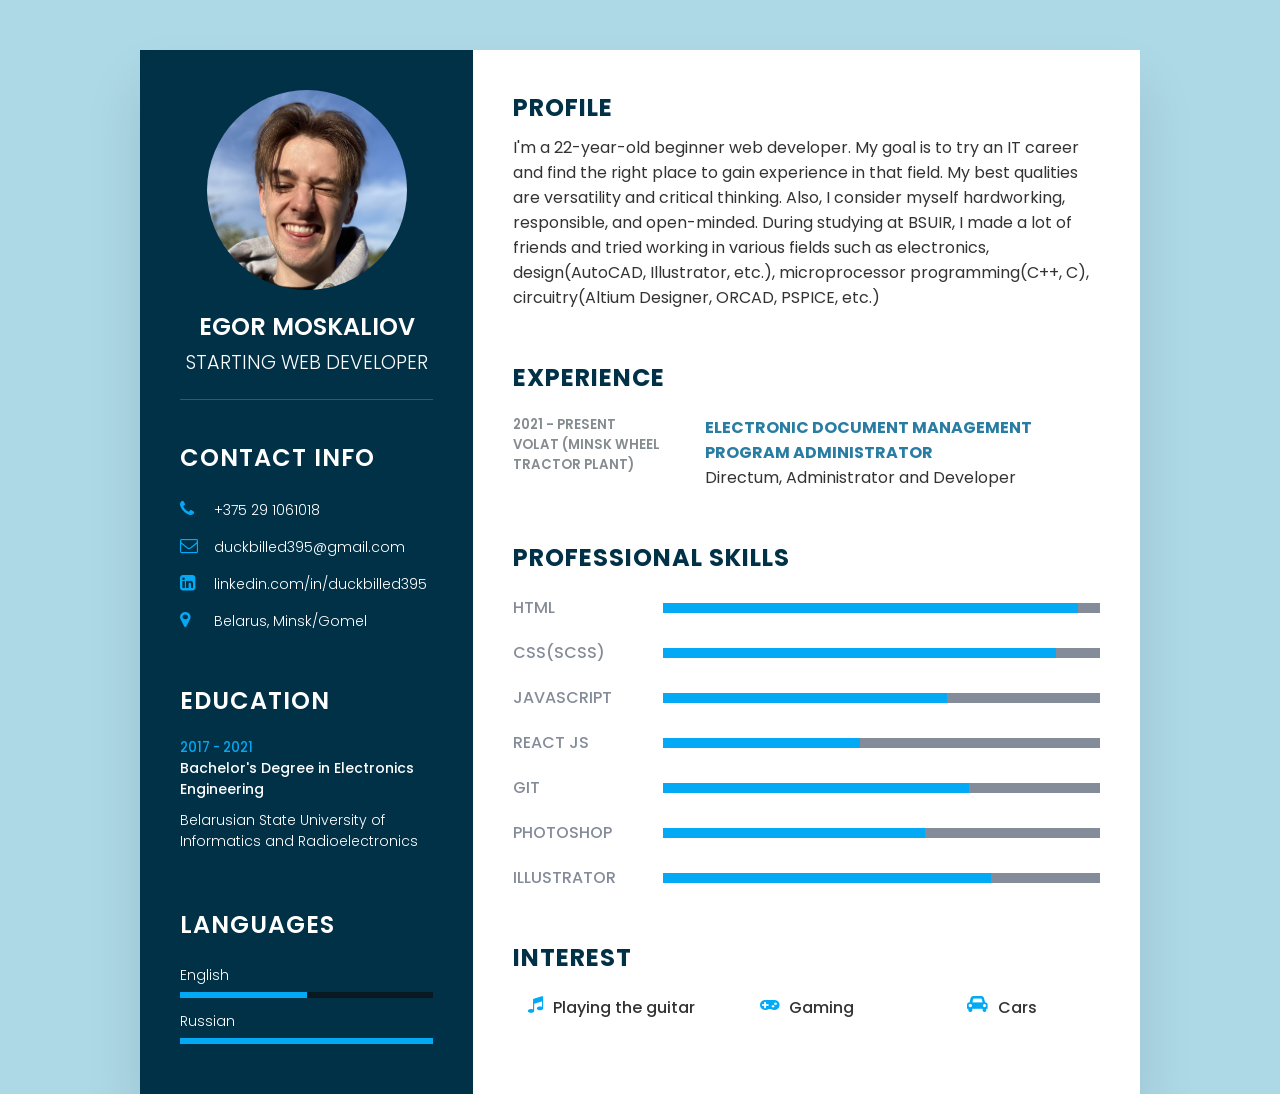
<file: index.html>
<!DOCTYPE html>
<html lang="en">

<head>
    <meta charset="UTF-8">
    <meta http-equiv="X-UA-Compatible" content="IE=edge">
    <meta name="viewport" content="width=device-width, initial-scale=1.0">
    <title>Document</title>
    <link rel="stylesheet" href="https://cdnjs.cloudflare.com/ajax/libs/font-awesome/4.7.0/css/font-awesome.css"
        integrity="sha512-5A8nwdMOWrSz20fDsjczgUidUBR8liPYU+WymTZP1lmY9G6Oc7HlZv156XqnsgNUzTyMefFTcsFH/tnJE/+xBg=="
        crossorigin="anonymous" referrerpolicy="no-referrer" />
    <link rel="stylesheet" href="style.css">
</head>

<body>
    <main class="container">
        <article class="left_Side">
            <div class="profileText">
                <div class="imgBx">
                    <img src="img/me3.jpg" alt="picture">
                </div>
                <h1>Egor Moskaliov<br><span>Starting Web Developer</span></h1>
            </div>
            <div class="contactInfo">
                <h2 class="title">Contact Info</h2>
                <nav>
                    <ul>
                        <li>
                            <span class="icon"><i class="fa fa-phone" aria-hidden="true"></i></span>
                            <span class="text">+375 29 1061018</span>
                        </li>
                        <li>
                            <span class="icon"><i class="fa fa-envelope-o" aria-hidden="true"></i></span>
                            <span class="text">duckbilled395@gmail.com</span>
                        </li>
                        <li>
                            <span class="icon"><i class="fa fa-linkedin-square" aria-hidden="true"></i></span>
                            <span class="text">linkedin.com/in/duckbilled395
                            </span>
                        </li>
                        <li>
                            <span class="icon"><i class="fa fa-map-marker" aria-hidden="true"></i></span>
                            <span class="text">Belarus, Minsk/Gomel
                            </span>
                        </li>
                    </ul>
                </nav>
            </div>
            <div class="contactInfo education">
                <h2 class="title">Education</h2>
                <ul>
                    <li>
                        <h5>2017 - 2021</h5>
                        <h4>Bachelor's Degree in Electronics Engineering</h4>
                        <h4>Belarusian State University of Informatics and Radioelectronics</h4>
                    </li>
                </ul>
            </div>
            <div class="contactInfo languages">
                <h2 class="title">Languages</h2>
                <ul>
                    <li>
                        <span class="text">English</span>
                        <div class="percent">
                            <div style="width: 50%;"></div>
                        </div>
                    </li>
                    <li>
                        <span class="text">Russian</span>
                        <div class="percent">
                            <div style="width: 100%;"></div>
                        </div>
                    </li>
                </ul>
            </div>
        </article>
        <article class="right_Side">
            <div class="about">
                <h2 class="title2">Profile</h2>
                <p>I'm a 22-year-old beginner web developer. My goal is to try an IT career and find the right place
                    to gain experience in that field. My best qualities are versatility and critical thinking. Also,
                    I consider myself hardworking, responsible, and open-minded. During studying at BSUIR, I made a
                    lot of friends and tried working in various fields such as electronics, design(AutoCAD,
                    Illustrator, etc.), microprocessor programming(C++, C), circuitry(Altium Designer, ORCAD,
                    PSPICE, etc.)
                </p>
            </div>
            <div class="about">
                <h2 class="title2">Experience</h2>
                <div class="box">
                    <div class="year_company">
                        <h5>2021 - Present</h5>
                        <h5>Volat (Minsk Wheel Tractor Plant)</h5>
                    </div>
                    <div class="text">
                        <h4>electronic Document Management Program Administrator</h4>
                        <p>Directum, Administrator and Developer</p>
                    </div>
                </div>
            </div>
            <div class="about skills">
                <h2 class="title2">Professional Skills</h2>
                <div class="box">
                    <h4>HTML</h4>
                    <div class="percent">
                        <div style="width: 95%;"></div>
                    </div>
                </div>
                <div class="box">
                    <h4>CSS(SCSS)</h4>
                    <div class="percent">
                        <div style="width: 90%;"></div>
                    </div>
                </div>
                <div class="box">
                    <h4>JavaScript</h4>
                    <div class="percent">
                        <div style="width: 65%;"></div>
                    </div>
                </div>
                <div class="box">
                    <h4>React JS</h4>
                    <div class="percent">
                        <div style="width: 45%;"></div>
                    </div>
                </div>
                <div class="box">
                    <h4>Git</h4>
                    <div class="percent">
                        <div style="width: 70%;"></div>
                    </div>
                </div>
                <div class="box">
                    <h4>Photoshop</h4>
                    <div class="percent">
                        <div style="width: 60%;"></div>
                    </div>
                </div>
                <div class="box">
                    <h4>Illustrator</h4>
                    <div class="percent">
                        <div style="width: 75%;"></div>
                    </div>
                </div>
            </div>
            <div class="about interest">
                <h2 class="title2">Interest</h2>
                <ul>
                    <li><i class="fa fa-music" aria-hidden="true"></i>Playing the guitar</li>
                    <li><i class="fa fa-gamepad" aria-hidden="true"></i>Gaming</li>
                    <li><i class="fa fa-car" aria-hidden="true"></i>Cars</li>
                </ul>
            </div>
        </article>
    </main>
</body>

</html>
</file>
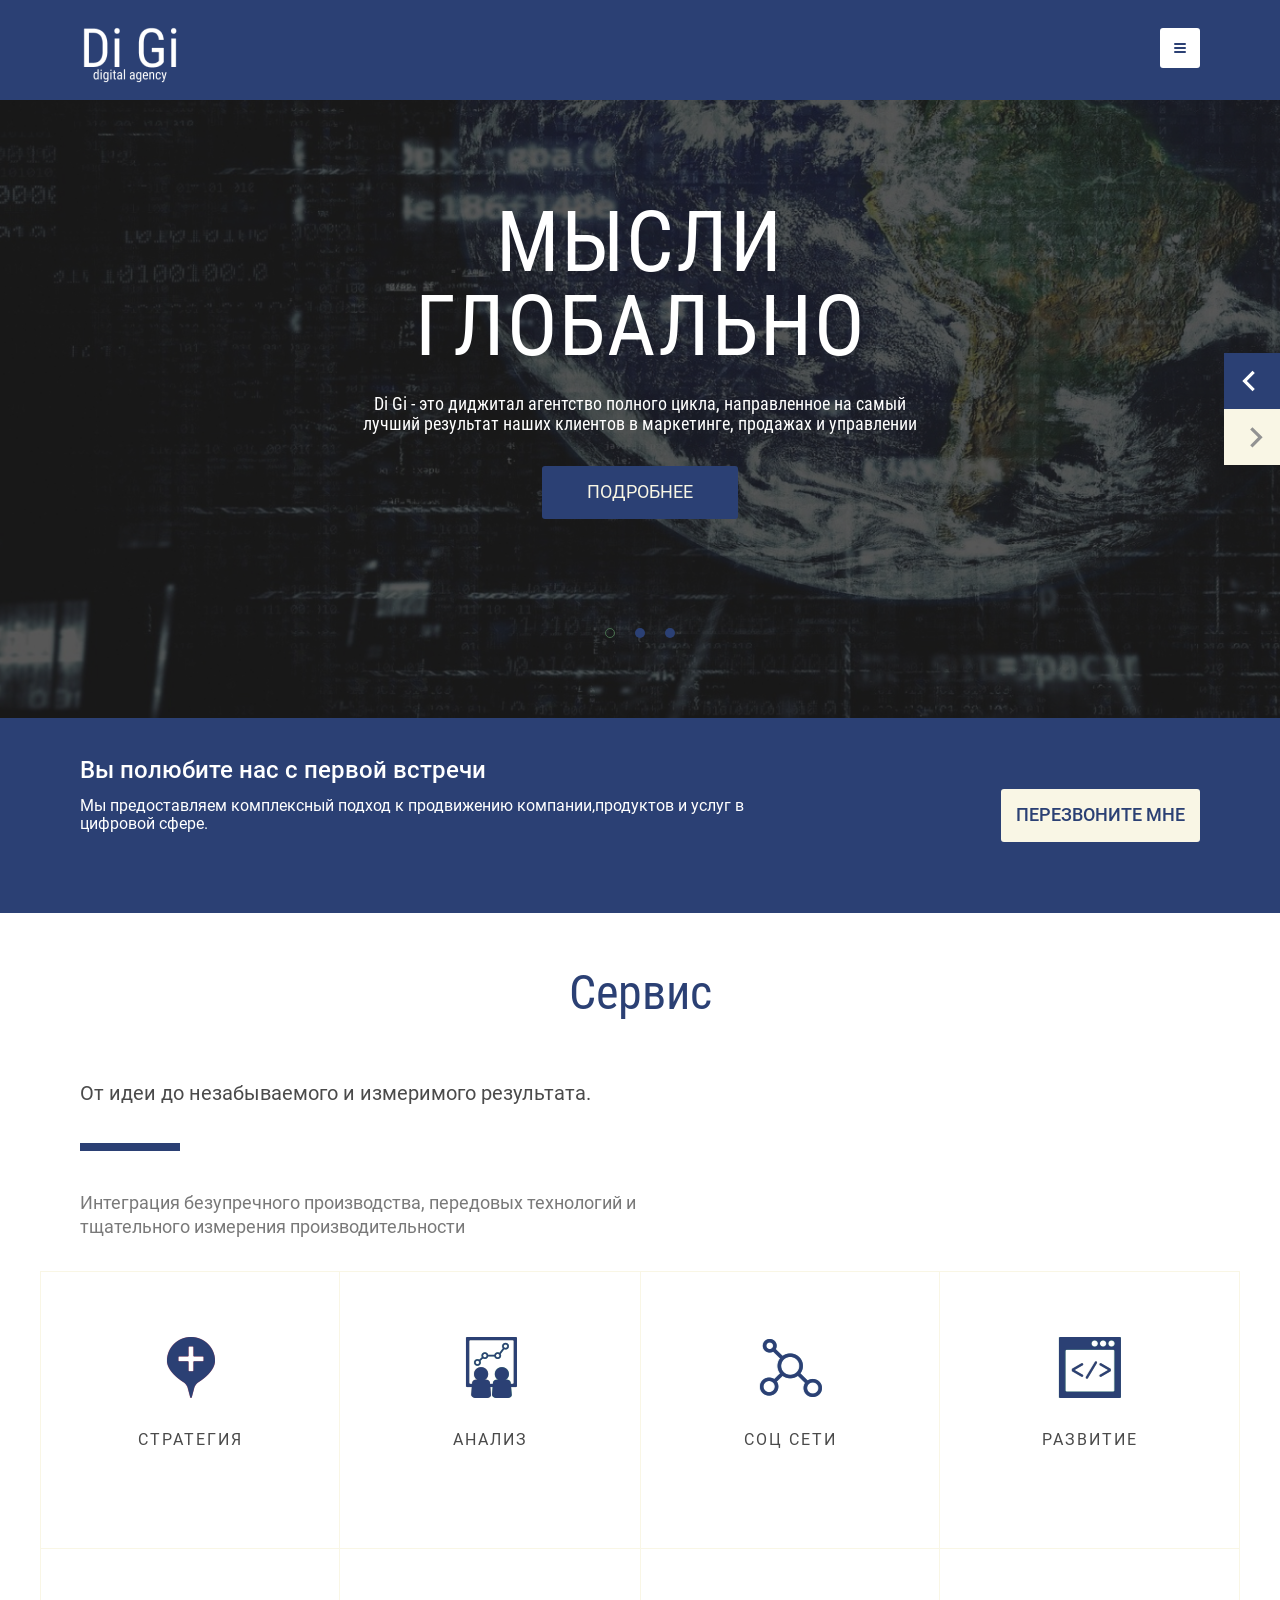
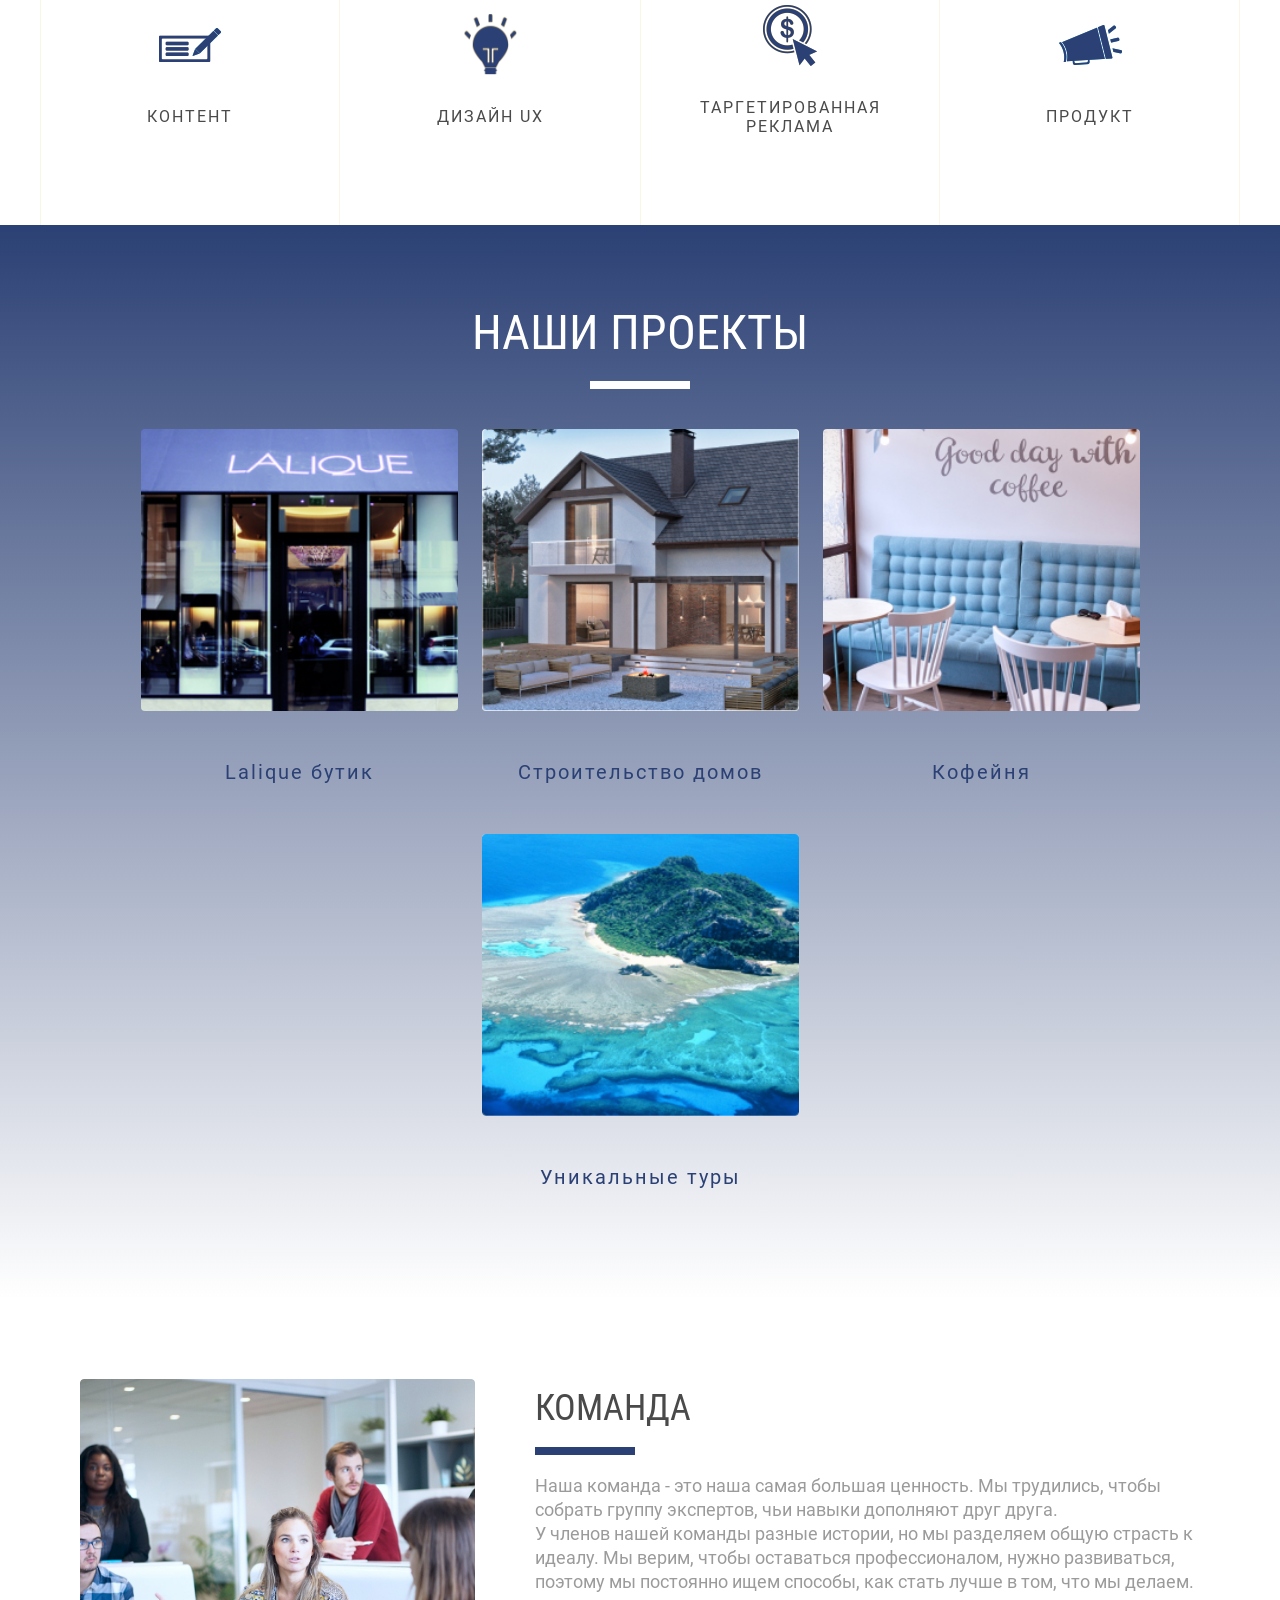
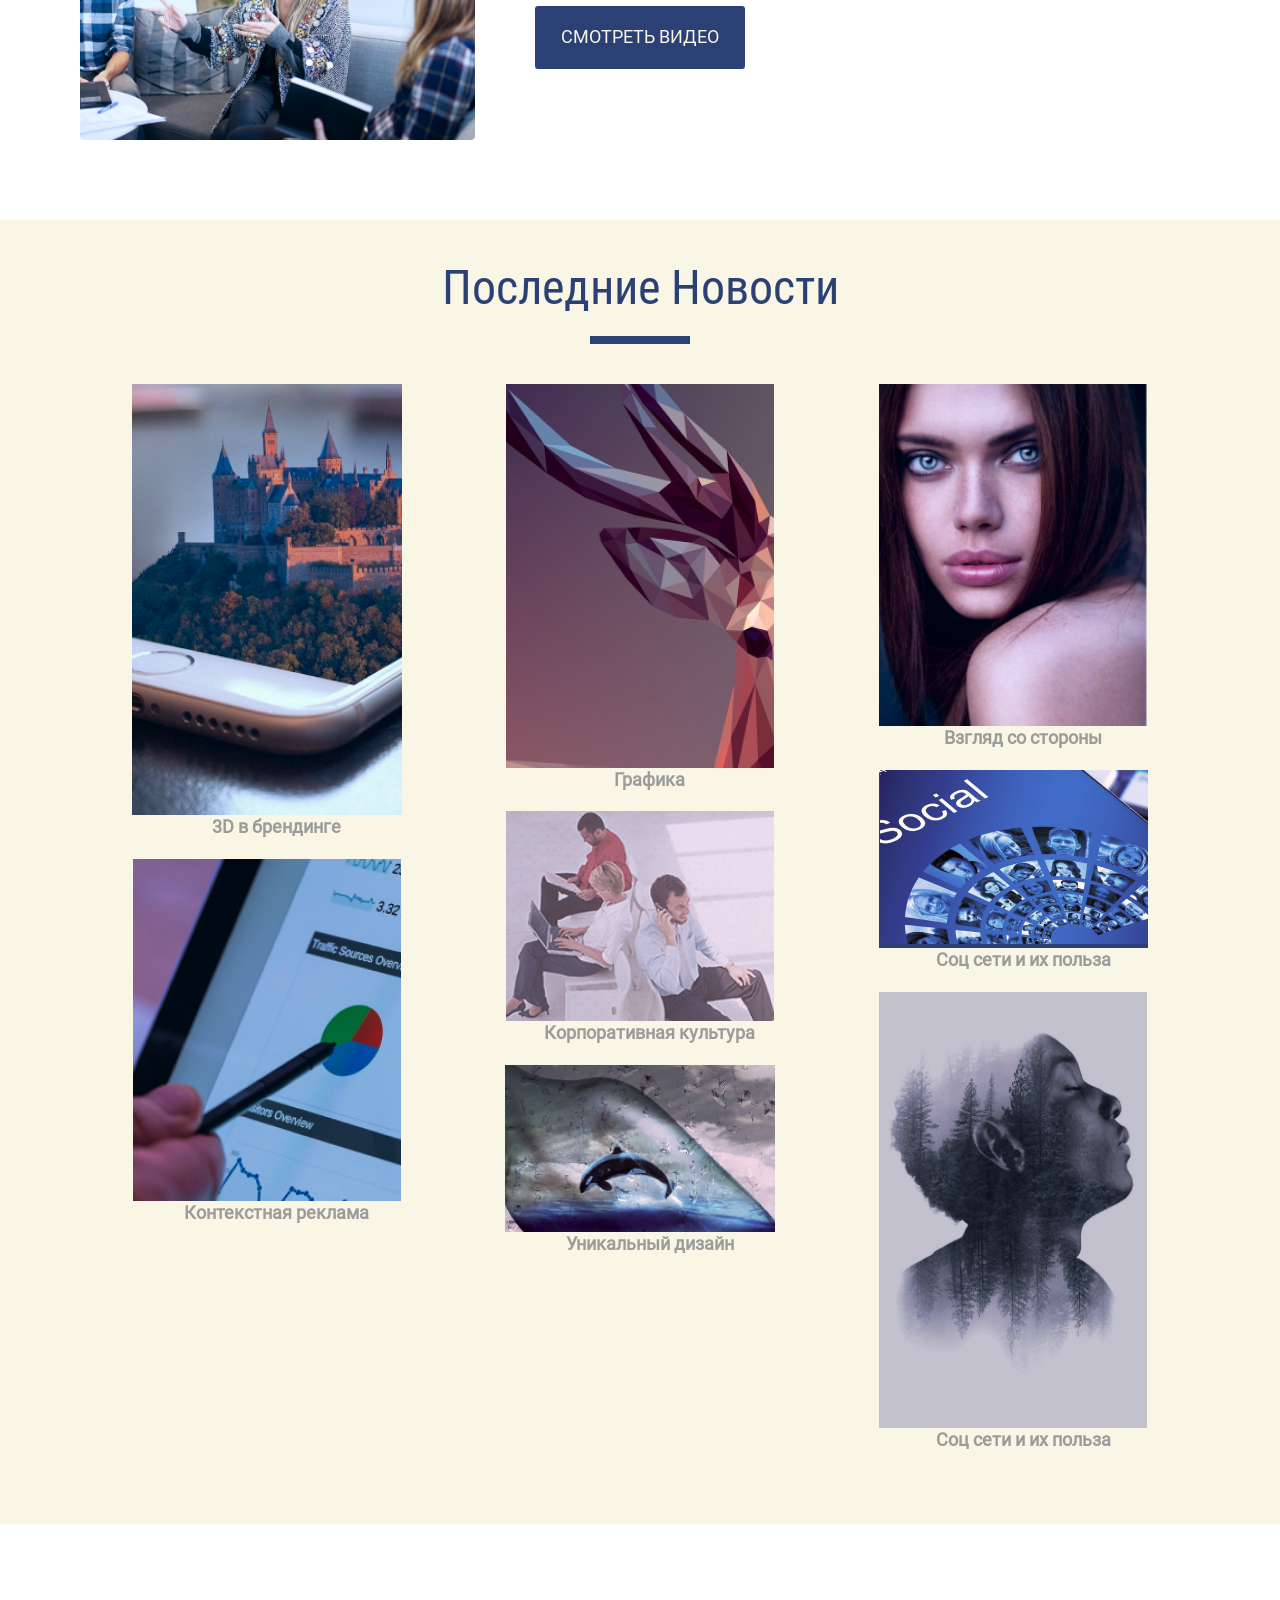
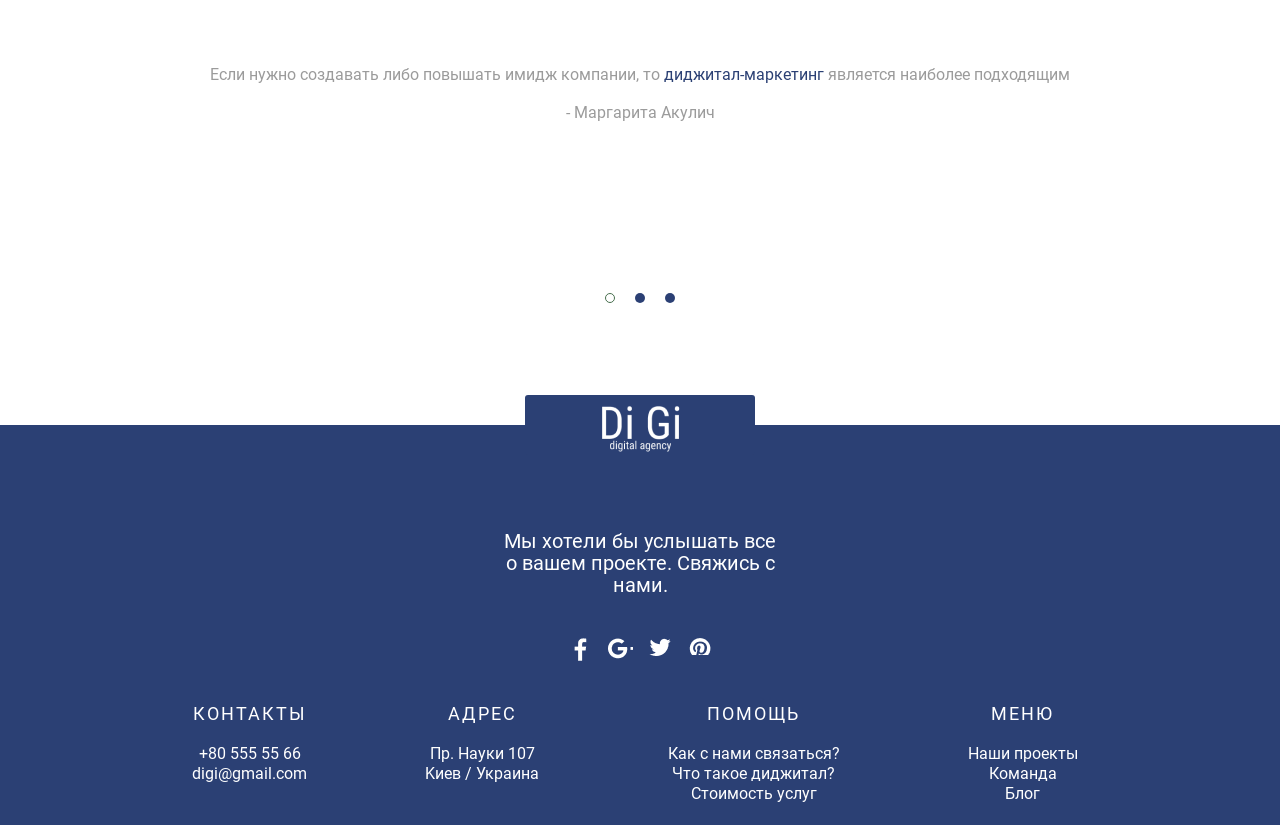
<file: Mobile first/index.html>
<!DOCTYPE html>
<html lang="en">

<head>
    <meta charset="UTF-8">
    <meta http-equiv="X-UA-Compatible" content="IE=edge">
    <meta name="viewport" content="width=device-width, initial-scale=1.0">
    <link rel="stylesheet" href="css/normalize.css">
    <link rel="stylesheet" href="libs/slick/slick.css">
    <link rel="stylesheet" href="css/style.css">
    <title>Document</title>
</head>

<body>



    <header class="header">
        <div class="container">
            <div class="header__inner">
                <div class="logo">
                    <a class="logo__link" href="#">
                        <img class="logo__link-img" src="img/logo.png" alt="logo">
                    </a>
                </div>
                <nav class="menu">
                    <button class="menu__btn">

                    </button>
                </nav>
            </div>
        </div>
    </header>
    <section class="head">
        <div class="top-slider">
            <div class="top-slider__item">
                <h3 class="top-slider__title">
                    МЫСЛИ ГЛОБАЛЬНО
                </h3>
                <p class="top-slider__text">
                    Di Gі - это диджитал агентство полного цикла, направленное на самый лучший результат наших клиентов
                    в маркетинге, продажах и управлении
                </p>
                <button class="top-slider__btn">
                    ПОДРОБНЕЕ
                </button>
            </div>
            <div class="top-slider__item">
                <h3 class="top-slider__title">
                    МЫСЛИ ГЛОБАЛЬНО
                </h3>
                <p class="top-slider__text">
                    Di Gі - это диджитал агентство полного цикла, направленное на самый лучший результат наших клиентов
                    в маркетинге, продажах и управлении
                </p>
                <button class="top-slider__btn">
                    ПОДРОБНЕЕ
                </button>
            </div>
            <div class="top-slider__item">
                <h3 class="top-slider__title">
                    МЫСЛИ ГЛОБАЛЬНО
                </h3>
                <p class="top-slider__text">
                    Di Gі - это диджитал агентство полного цикла, направленное на самый лучший результат наших клиентов
                    в маркетинге, продажах и управлении
                </p>
                <button class="top-slider__btn">
                    ПОДРОБНЕЕ
                </button>
            </div>
        </div>
    </section>
    <section class="call">
        <div class="container">
            <div class="call__inner">
                <div class="call__box">
                    <h5 class="call__title">Вы полюбите нас с первой встречи</h5>
                    <p class="call__text">Мы предоставляем комплексный подход к продвижению компании,продуктов и услуг в
                        цифровой сфере.</p>
                </div>
                <button class="call__btn">ПЕРЕЗВОНИТЕ МНЕ</button>
            </div>
        </div>
    </section>
    <section class="services">
        <div class="container">
            <div class="services__inner">
                <div class="services__head">
                    <h4 class="services__title title">
                        Сервис
                    </h4>
                    <p class="services__descr">
                        От идеи до незабываемого и измеримого результата.
                    </p>
                    <p class="services__text">
                        Интеграция безупречного производства, передовых технологий и тщательного измерения
                        производительности
                    </p>
                </div>
                <div class="services__items">
                    <div class="services__item">
                        <div class="services__item-inner">
                            <img class="services__item-img" src="img/serv-1.svg" alt="">
                            <h6 class="services__item-title">СТРАТЕГИЯ</h6>
                            <p class="services__item-text">
                                Создадим уникальный и удобный дизайн..
                            </p>
                            <a class="services__item-link" href="#">ПОДРОБНЕЕ</a>
                        </div>
                    </div>
                    <div class="services__item">
                        <div class="services__item-inner">
                            <img class="services__item-img" src="img/serv-2.svg" alt="">
                            <h6 class="services__item-title">АНАЛИЗ</h6>
                            <p class="services__item-text">
                                Создадим уникальный и удобный дизайн..
                            </p>
                            <a class="services__item-link" href="#">ПОДРОБНЕЕ</a>
                        </div>
                    </div>
                    <div class="services__item">
                        <div class="services__item-inner">
                            <img class="services__item-img" src="img/serv-3.svg" alt="">
                            <h6 class="services__item-title">СОЦ СЕТИ</h6>
                            <p class="services__item-text">
                                Создадим уникальный и удобный дизайн..
                            </p>
                            <a class="services__item-link" href="#">ПОДРОБНЕЕ</a>
                        </div>
                    </div>
                    <div class="services__item">
                        <div class="services__item-inner">
                            <img class="services__item-img" src="img/serv-4.svg" alt="">
                            <h6 class="services__item-title">РАЗВИТИЕ</h6>
                            <p class="services__item-text">
                                Создадим уникальный и удобный дизайн..
                            </p>
                            <a class="services__item-link" href="#">ПОДРОБНЕЕ</a>
                        </div>
                    </div>
                    <div class="services__item">
                        <div class="services__item-inner">
                            <img class="services__item-img" src="img/serv-5.svg" alt="">
                            <h6 class="services__item-title">КОНТЕНТ</h6>
                            <p class="services__item-text">
                                Создадим уникальный и удобный дизайн..
                            </p>
                            <a class="services__item-link" href="#">ПОДРОБНЕЕ</a>
                        </div>
                    </div>
                    <div class="services__item">
                        <div class="services__item-inner">
                            <img class="services__item-img" src="img/serv-6.svg" alt="">
                            <h6 class="services__item-title">ДИЗАЙН UX</h6>
                            <p class="services__item-text">
                                Создадим уникальный и удобный дизайн..
                            </p>
                            <a class="services__item-link" href="#">ПОДРОБНЕЕ</a>
                        </div>
                    </div>
                    <div class="services__item">
                        <div class="services__item-inner">
                            <img class="services__item-img" src="img/serv-7.svg" alt="">
                            <h6 class="services__item-title">
                                ТАРГЕТИРОВАННАЯ РЕКЛАМА
                            </h6>
                            <p class="services__item-text">
                                Создадим уникальный и удобный дизайн..
                            </p>
                            <a class="services__item-link" href="#">ПОДРОБНЕЕ</a>
                        </div>
                    </div>
                    <div class="services__item">
                        <div class="services__item-inner">
                            <img class="services__item-img" src="img/serv-8.svg" alt="">
                            <h6 class="services__item-title">ПРОДУКТ</h6>
                            <p class="services__item-text">
                                Создадим уникальный и удобный дизайн..
                            </p>
                            <a class="services__item-link" href="#">ПОДРОБНЕЕ</a>
                        </div>
                    </div>
                </div>
            </div>
        </div>
    </section>
    <section class="project">
        <div class="container">
            <h4 class="project__title title">
                НАШИ ПРОЕКТЫ
            </h4>
            <div class="project__items">
                <div class="project__item">
                    <div class="project__item-img" style="background-image: url(img/project-1.jpg);">
                        <div class="project__item-inner">
                            <a class="project__item-info" href="#"><img src="img/info.svg" alt=""></a>
                            <a class="project__item-search" href="#"><img src="img/search.svg" alt=""></a>
                        </div>
                    </div>
                    <a class="project__item-link" href="#">
                        Lalique бутик
                    </a>
                </div>
                <div class="project__item">
                    <div class="project__item-img" style="background-image: url(img/project-2.jpg);">
                        <div class="project__item-inner">
                            <a class="project__item-info" href="#"><img src="img/info.svg" alt=""></a>
                            <a class="project__item-search" href="#"><img src="img/search.svg" alt=""></a>
                        </div>
                    </div>
                    <a class="project__item-link" href="#">
                        Строительство домов
                    </a>
                </div>
                <div class="project__item">
                    <div class="project__item-img" style="background-image: url(img/project-3.jpg);">
                        <div class="project__item-inner">
                            <a class="project__item-info" href="#"><img src="img/info.svg" alt=""></a>
                            <a class="project__item-search" href="#"><img src="img/search.svg" alt=""></a>
                        </div>
                    </div>
                    <a class="project__item-link" href="#">
                        Кофейня
                    </a>
                </div>
                <div class="project__item">
                    <div class="project__item-img" style="background-image: url(img/project-4.jpg);">
                        <div class="project__item-inner">
                            <a class="project__item-info" href="#"><img src="img/info.svg" alt=""></a>
                            <a class="project__item-search" href="#"><img src="img/search.svg" alt=""></a>
                        </div>
                    </div>
                    <a class="project__item-link" href="#">
                        Уникальные туры
                    </a>
                </div>
            </div>
        </div>
    </section>
    <section class="team">
        <div class="container">

            <div class="team__inner">
                <img src="img/team.jpg" alt="" class="team__images">
                <div class="team__content">
                    <h4 class="team__title title">
                        КОМАНДА
                    </h4>
                    <div class="team__text">
                        <p>
                            Наша команда - это наша самая большая ценность.
                            Мы трудились, чтобы собрать группу экспертов,
                            чьи навыки дополняют друг друга.
                        </p>
                        <p>
                            У членов нашей команды разные истории, но мы разделяем общую
                            страсть к идеалу. Мы верим, чтобы оставаться
                            профессионалом, нужно развиваться,
                            поэтому мы постоянно ищем способы, как стать лучше
                            в том, что мы делаем.
                        </p>
                    </div>
                    <button class="team__btn">
                        СМОТРЕТЬ ВИДЕО
                    </button>
                </div>
            </div>
        </div>
    </section>
    <section class="news">
        <div class="container">
            <h4 class="news__title title">Последние Новости</h4>
            <div class="news__items">
                <div class="news__item">
                    <div class="news__item-inner" style="height: calc(24px + 431px);">
                        <img class="news__item-img" src="img/news-1.jpg" alt="">
                        <a href="#"><img class="news__item-info" src="img/info-2.svg" alt=""></a>
                        <a class="news__item-link" href="#">3D в брендинге</a>
                    </div>

                </div>
                <div class="news__item">
                    <div class="news__item-inner" style="height: calc(24px + 342px);">
                        <img class="news__item-img" src="img/news-2.jpg" alt="">
                        <a href="#"><img class="news__item-info" src="img/info-2.svg" alt=""></a>
                        <a class="news__item-link" href="#">Контекстная реклама</a>
                    </div>
                </div>
                <div class="news__item">
                    <div class="news__item-inner" style="height: calc(24px + 383px);">
                        <img class="news__item-img" src="img/news-3.jpg" alt="">
                        <a href="#"><img class="news__item-info" src="img/info-2.svg" alt=""></a>
                        <a class="news__item-link" href="#">Графика</a>
                    </div>
                </div>
                <div class="news__item">
                    <div class="news__item-inner" style="height: calc(24px + 210px);">
                        <img class="news__item-img" src="img/news-4.jpg" alt="">
                        <a href="#"><img class="news__item-info" src="img/info-2.svg" alt=""></a>
                        <a class="news__item-link" href="#">Корпоративная культура</a>
                    </div>
                </div>
                <div class="news__item">
                    <div class="news__item-inner" style="height: calc(24px + 167px);">
                        <img class="news__item-img" src="img/news-5.jpg" alt="">
                        <a href="#"><img class="news__item-info" src="img/info-2.svg" alt=""></a>
                        <a class="news__item-link" href="#">Уникальный дизайн</a>
                    </div>
                </div>
                <div class="news__item">
                    <div class="news__item-inner" style="height: calc(24px + 342px);">
                        <img class="news__item-img" src="img/news-6.jpg" alt="">
                        <a href="#"><img class="news__item-info" src="img/info-2.svg" alt=""></a>
                        <a class="news__item-link" href="#">Взгляд со стороны</a>
                    </div>
                </div>
                <div class="news__item">
                    <div class="news__item-inner" style="height: calc(24px + 178px);">
                        <img class="news__item-img" src="img/news-7.jpg" alt="">
                        <a href="#"><img class="news__item-info" src="img/info-2.svg" alt=""></a>
                        <a class="news__item-link" href="#">Соц сети и их польза</a>
                    </div>
                </div>
                <div class="news__item">
                    <div class="news__item-inner" style="height: calc(24px + 436px);">
                        <img class="news__item-img" src="img/news-8.jpg" alt="">
                        <a href="#"><img class="news__item-info" src="img/info-2.svg" alt=""></a>
                        <a class="news__item-link" href="#">Соц сети и их польза</a>
                    </div>
                </div>
            </div>
        </div>
    </section>

    <section class="advise">
        <div class="advise__slider">
            <div class="advise__slider-item">
                <div class="container advise__container">

                    <p>
                        Если нужно создавать либо повышать имидж компании,
                        то <a href="#"> диджитал-маркетинг</a> является наиболее подходящим
                    </p>
                    <p>- Маргарита Акулич</p>

                </div>
            </div>
            <div class="advise__slider-item">
                <div class="container advise__container">
                    <p>
                        Если нужно создавать либо повышать имидж компании,
                        то <a href="#"> диджитал-маркетинг</a> является наиболее подходящим
                    </p>
                    <p>
                        - Маргарита Акулич
                    </p>

                </div>
            </div>
            <div class="advise__slider-item">
                <div class="container advise__container">
                    <p>
                        Если нужно создавать либо повышать имидж компании,
                        то <a href="#"> диджитал-маркетинг</a> является наиболее подходящим
                    </p>
                    <p>
                        - Маргарита Акулич
                    </p>

                </div>
            </div>
        </div>
    </section>

    <div class="fl">
        <a class="footer__logo" href="#">
            <img src="./img/footer-logo.png" alt="">
        </a>
    </div>
    <footer class="footer">
        <div class="container">
            <div class="footer__inner">
                <div class="footer__content">
                    <div class="footer__text">
                        Мы хотели бы услышать все о вашем проекте. Свяжись с нами.
                    </div>
                    <div class="footer__social">
                        <a class="footer__social-item" href="#"><img src="./img/facebook.png" alt=""></a>
                        <a class="footer__social-item" href="#"><img src="./img/google.png" alt=""></a>
                        <a class="footer__social-item" href="#"><img src="./img/twitter.png" alt=""></a>
                        <a class="footer__social-item" href="#"><img src="./img/pinterest.png" alt=""></a>
                    </div>
                    <div class="footer__help">
                        <div class="footer__contacts">
                            <div class="footer__title">
                                КОНТАКТЫ
                            </div>
                            <p>+80 555 55 66</p>
                            <p>digi@gmail.com</p>
                        </div>
                        <div class="footer__adress">
                            <div class="footer__title">
                                АДРЕС
                            </div>
                            <p>Пр. Науки 107</p>
                            <p>Kиев / Украина</p>
                        </div>
                        <div class="footer__adress">
                            <div class="footer__title">
                                ПОМОЩЬ
                            </div>
                            <a href="#">Как с нами связаться?</a>
                            <a href="#">Что такое диджитал?</a>
                            <a href="#">Стоимость услуг</a>
                        </div>
                        <div class="footer__adress">
                            <div class="footer__title">
                                МЕНЮ
                            </div>
                            <a href="#">Наши проекты</a>
                            <a href="#">Команда</a>
                            <a href="#">Блог</a>
                        </div>
                    </div>
                </div>
            </div>
        </div>
    </footer>

    <script src="js/jquery.js"></script>
    <script src="js/main.js"></script>
    <script src="libs/slick/slick.min.js"></script>
</body>

</html>
</file>
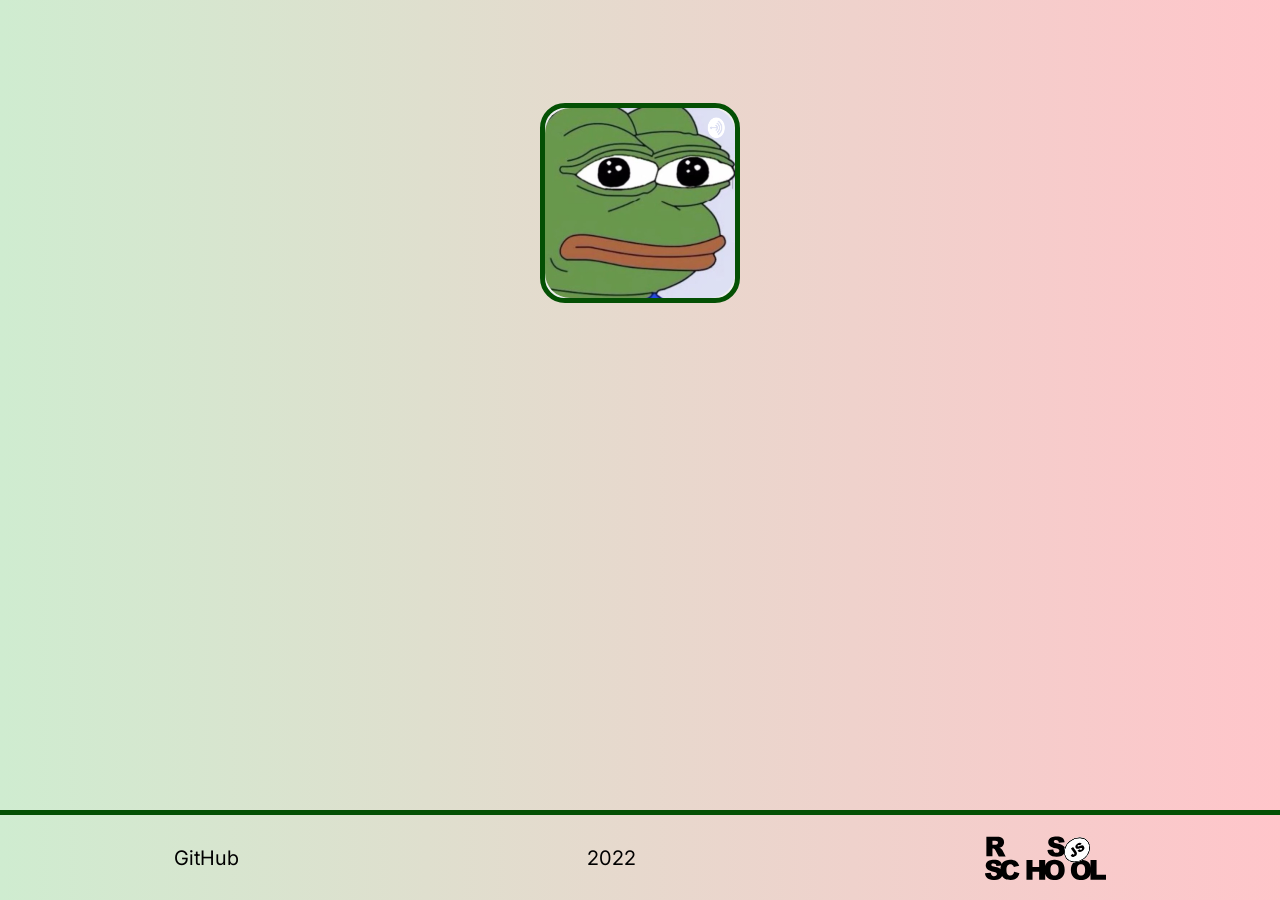
<file: RandomJoke/index.html>
<!DOCTYPE html>
<html lang="en">

<head>
    <meta charset="UTF-8">
    <meta http-equiv="X-UA-Compatible" content="IE=edge">
    <meta name="viewport" content="width=device-width, initial-scale=1.0">
    <link rel="stylesheet" href="style/style.css">
    <link
        href="https://fonts.googleapis.com/css2?family=Inter:wght@300;400;700&family=Merriweather:wght@700&display=swap"
        rel="stylesheet">
    <title>RandomJoke</title>
</head>

<body>
    <audio id="laugh" src="https://zvukipro.com/uploads/files/2021-01/1611461637_115-sitcom-laugh.mp3"></audio>
    <main class="main">
        <div class="main__container">
            <div class="button__container">
                <button class="button"><img class="button__img" src="img/pepe.jpg" alt=""></button>
            </div>
            <div class="joke__container">
                <div class="joke"></div>
            </div>
        </div>
    </main>
    <footer class="footer">
        <a class="git" href="https://github.com/duckbilled395">GitHub</a>
        <div class="year">2022</div>
        <a href="https://rs.school/js-stage0/" class="logo"><img class="logo__img" src="img/logo.svg" alt=""></a>
    </footer>

    <script src="js/app.js"></script>
</body>

</html>
</file>
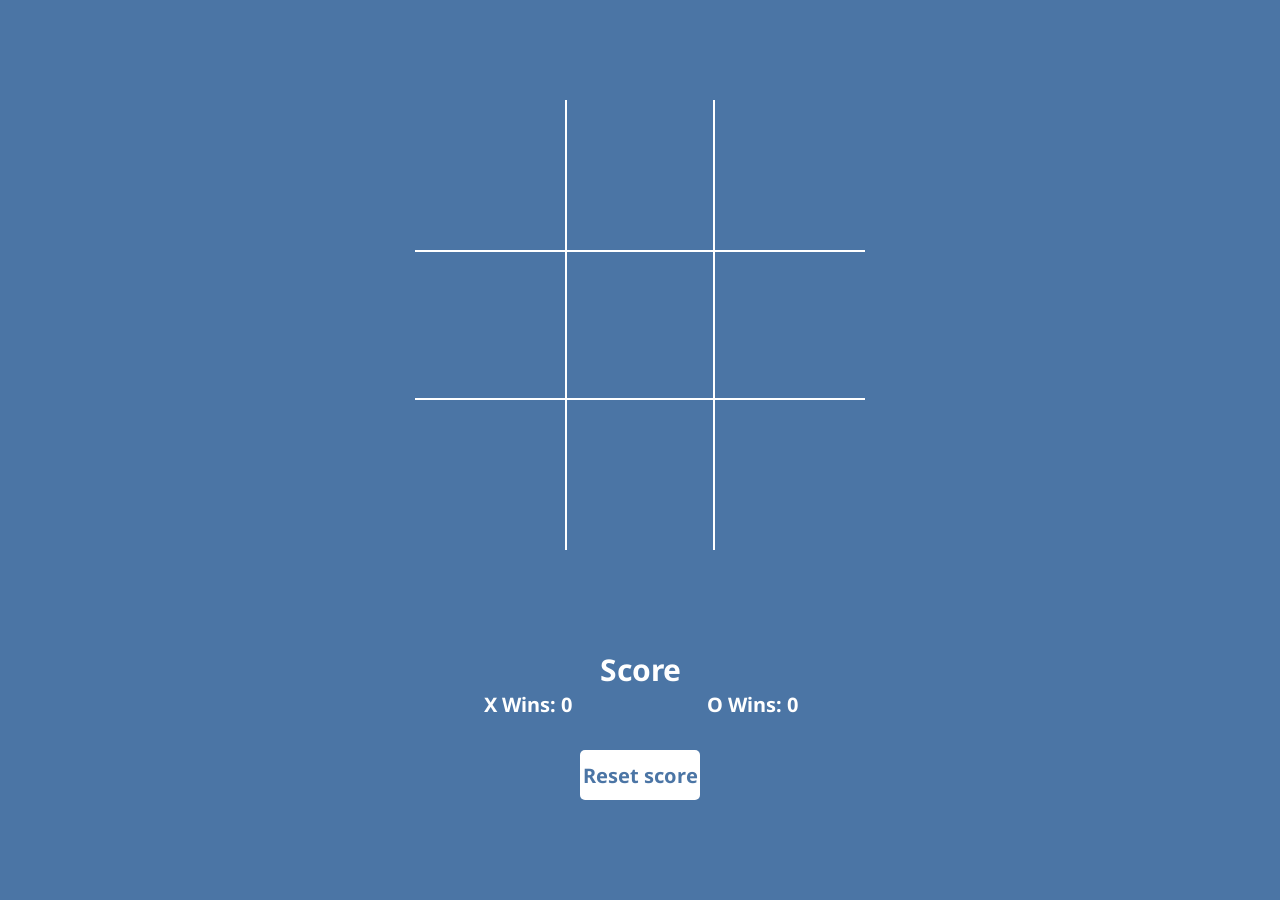
<file: TicTacToe/index.html>
<!DOCTYPE html>
<html lang="en">

<head>
    <meta charset="UTF-8">
    <meta http-equiv="X-UA-Compatible" content="IE=edge">
    <meta name="viewport" content="width=device-width, initial-scale=1.0">
    <link rel="stylesheet" href="style/style.css">
    <link href="https://fonts.googleapis.com/css2?family=Noto+Sans:wght@400;700&display=swap" rel="stylesheet">
    <title>Document</title>
</head>

<body>
    <main class="main">
        <div class="field">
            <div id="0" class="cell" data-value="" data-position="0"></div>
            <div id="1" class="cell" data-value="" data-position="1"></div>
            <div id="2" class="cell" data-value="" data-position="2"></div>
            <div id="3" class="cell" data-value="" data-position="3"></div>
            <div id="4" class="cell" data-value="" data-position="4"></div>
            <div id="5" class="cell" data-value="" data-position="5"></div>
            <div id="6" class="cell" data-value="" data-position="6"></div>
            <div id="7" class="cell" data-value="" data-position="7"></div>
            <div id="8" class="cell" data-value="" data-position="8"></div>
        </div>
        <div class="modal">
            <div class="modal__content">
                <p class="modal__text"></p>
                <button class="modal__btn">Play once more</button>
            </div>
        </div>
        <div class="score">
            <div class="score__title">Score</div>
            <div class="score__wins">
                <div class="wins winsX">X Wins: 0</div>
                <div class="wins winsO">O Wins: 0</div>
            </div>
        </div>
        <button class="reset">Reset score</button>
    </main>
    <script src="js/app.js"></script>
</body>

</html>
</file>
<file: style.css>
@import url('https://fonts.googleapis.com/css2?family=Poppins:ital,wght@0,200;0,300;0,400;0,500;0,600;0,700;0,800;0,900;1,200;1,300;1,400;1,500;1,600;1,700;1,800;1,900&display=swap');

* {
    margin: 0;
    padding: 0;
    box-sizing: border-box;
    font-family: 'Poppins', sans-serif;
}

body {
    background-color: lightblue;
    display: flex;
    justify-content: center;
    align-items: center;
    min-height: 100vh;
    flex-direction: column;
}

.container {
    position: relative;
    width: 100%;
    max-width: 1000px;
    min-height: 1000px;
    background: #fff;
    margin: 50px 0px 0px 0px;
    display: grid;
    grid-template-columns: 1fr 2fr;
    box-shadow: 0 35px 55px rgba(0, 0, 0, 0.1);
}

.container .left_Side {
    position: relative;
    background: #003147;
    padding: 40px;
}

.profileText {
    position: relative;
    display: flex;
    flex-direction: column;
    align-items: center;
    padding-bottom: 20px;
    border-bottom: 1px solid rgba(255, 255, 255, 0.2);
}

.profileText .imgBx {
    position: relative;
    width: 200px;
    height: 200px;
    border-radius: 50%;
    overflow: hidden;
}

.profileText .imgBx img {
    position: absolute;
    top: 0;
    left: 0;
    width: 100%;
    height: 100%;
    object-fit: cover;
}

.profileText h1 {
    color: #fff;
    font-size: 1.5em;
    margin-top: 20px;
    text-transform: uppercase;
    text-align: center;
    font-weight: 600;
    line-height: 1.4em;
}

.profileText h1 span {
    font-size: 0.8em;
    font-weight: 300;
}

.contactInfo {
    padding-top: 40px;
}

.title {
    color: #fff;
    font-weight: 600;
    letter-spacing: 1px;
    margin-bottom: 20px;
    text-transform: uppercase;
}

.contactInfo ul {
    position: relative;
}

.contactInfo ul li {
    list-style: none;
    position: relative;
    margin: 10px 0;
    cursor: pointer;
}

.contactInfo ul li .icon {
    display: inline-block;
    width: 30px;
    font-size: 18px;
    color: #03a9f4;
}

.contactInfo ul li span {
    color: #fff;
    font-size: 14px;
    font-weight: 300;
}

.contactInfo.education li {
    margin-bottom: 15px;
}

.contactInfo.education h5 {
    color: #03a9f4;
    font-weight: 500;
}

.contactInfo.education h4:nth-child(2) {
    color: #fff;
    font-weight: 500;
    margin-bottom: 10px;
}

.contactInfo.education h4 {
    color: #fff;
    font-weight: 300;
    font-size: 14px;
}

.contactInfo.languages .percent {
    position: relative;
    width: 100%;
    height: 6px;
    background: #081921;
    display: block;
    margin-top: 5px;
}

.contactInfo.languages .percent div {
    position: absolute;
    top: 0;
    left: 0;
    height: 100%;
    background: #03a9f4;
}

.container .right_Side {
    position: relative;
    background: #fff;
    padding: 40px;
}

.about {
    margin-bottom: 50px;
}

.about:last-child {
    margin-bottom: 0;
}

.title2 {
    color: #003147;
    text-transform: uppercase;
    letter-spacing: 1px;
    margin-bottom: 10px;
}

p {
    color: #333;
}

.about .box {
    display: flex;
    flex-direction: row;
    margin: 20px 0;
}

.about .box .year_company {
    min-width: 150px;
}

.about .box .year_company h5 {
    text-transform: uppercase;
    color: #848c90;
    font-weight: 600;
}

.about .box .text h4 {
    text-transform: uppercase;
    color: #2a7da2;
    font-size: 16px;
}

.skills .box {
    position: relative;
    width: 100%;
    display: grid;
    grid-template-columns: 150px 1fr;
    justify-content: center;
    align-items: center;
}

.skills .box h4 {
    text-transform: uppercase;
    font-weight: 500;
    color: #848c99;
}

.skills .box .percent {
    position: relative;
    width: 100%;
    height: 10px;
    background: #848c99;
}

.skills .box .percent div {
    position: absolute;
    top: 0;
    left: 0;
    height: 100%;
    background: #03a9f4;
}

.interest ul {
    display: grid;
    grid-template-columns: repeat(3, 1fr);
}

.interest ul li {
    list-style: none;
    color: #333;
    font-weight: 500;
    margin: 10px 0;
    display: flex;
    justify-content: center;
}

.interest ul li .fa {
    color: #03a9f4;
    font-size: 18px;
    margin-right: 10px;
}

.code {
    max-width: 1000px;
    margin: 0 25px 25px 0;
}

.code .title2 {
    padding: 25px;
    margin-bottom: 0;
    text-align: center;
}

.footer {
    max-width: 1000px;
    width: 100%;
    height: 100px;
    background: #003147;
    display: flex;
    justify-content: space-around;
    align-items: center;
    flex-wrap: wrap;
}

.url {
    text-decoration: none;
    color: #fff;
    display: block;
}

.logo {
    width: 100px;
    height: 100px;
    margin-right: 60px;
}

@media (max-width: 1000px) {
    .container {
        margin: 10px;
        grid-template-columns: repeat(1, 1fr);
    }

    .intrest ul {
        grid-template-columns: repeat(2, 1fr);
    }

    .footer {
        height: 200px;
        flex-direction: column;
        align-items: center;
        justify-content: center;
    }

    .logo {
        margin: 0;
    }
}

@media (max-width: 600px) {
    .about .box {
        flex-direction: column;
    }

    .about .box .yaer_company {
        margin-bottom: 5px;
    }

    .interest ul {
        grid-template-columns: repeat(1, 1fr);
    }

    .skills .box {
        grid-template-columns: repeat(1, 1fr);
    }
}
</file>
<file: Mobile first/css/style.css>
.title {
  font-family: 'RobotoCondensed-Regular';
  font-weight: 400;
}

.call__title, .call__btn {
  font-family: 'Roboto-Medium';
  font-weight: 500;
}

@font-face {
  font-family: 'Roboto-Regular';
  font-weight: 400;
  font-style: normal;
  src: url("../fonts/Roboto-Regular.woff2") format("woff2"), url("../fonts/Roboto-Regular.woff") format("woff");
}

@font-face {
  font-family: 'Roboto-Medium';
  font-weight: 500;
  font-style: normal;
  src: url("../fonts/Roboto-Medium.woff2") format("woff2"), url("../fonts/Roboto-Medium.woff") format("woff");
}

@font-face {
  font-family: 'RobotoCondensed-Bold';
  font-weight: 700;
  font-style: normal;
  src: url("../fonts/RobotoCondensed-Bold.woff2") format("woff2"), url("../fonts/RobotoCondensed-Bold.woff") format("woff");
}

@font-face {
  font-family: 'RobotoCondensed-Regular';
  font-weight: 400;
  font-style: normal;
  src: url("../fonts/RobotoCondensed-Regular.woff2") format("woff2"), url("../fonts/RobotoCondensed-Regular.woff") format("woff");
}

@font-face {
  font-family: 'Dosis-Medium';
  font-weight: 500;
  font-style: normal;
  src: url("../fonts/Dosis-Medium.woff2") format("woff2"), url("../fonts/Dosis-Medium.woff") format("woff");
}

@font-face {
  font-family: 'Dosis-Light';
  font-weight: 300;
  font-style: normal;
  src: url("../fonts/Dosis-Light.woff2") format("woff2"), url("../fonts/Dosis-Light.woff") format("woff");
}

.title {
  font-family: 'RobotoCondensed-Regular';
  font-weight: 400;
}

.call__title, .call__btn {
  font-family: 'Roboto-Medium';
  font-weight: 500;
}

@font-face {
  font-family: 'Roboto-Regular';
  font-weight: 400;
  font-style: normal;
  src: url("../fonts/Roboto-Regular.woff2") format("woff2"), url("../fonts/Roboto-Regular.woff") format("woff");
}

@font-face {
  font-family: 'Roboto-Medium';
  font-weight: 500;
  font-style: normal;
  src: url("../fonts/Roboto-Medium.woff2") format("woff2"), url("../fonts/Roboto-Medium.woff") format("woff");
}

@font-face {
  font-family: 'RobotoCondensed-Bold';
  font-weight: 700;
  font-style: normal;
  src: url("../fonts/RobotoCondensed-Bold.woff2") format("woff2"), url("../fonts/RobotoCondensed-Bold.woff") format("woff");
}

@font-face {
  font-family: 'RobotoCondensed-Regular';
  font-weight: 400;
  font-style: normal;
  src: url("../fonts/RobotoCondensed-Regular.woff2") format("woff2"), url("../fonts/RobotoCondensed-Regular.woff") format("woff");
}

@font-face {
  font-family: 'Dosis-Medium';
  font-weight: 500;
  font-style: normal;
  src: url("../fonts/Dosis-Medium.woff2") format("woff2"), url("../fonts/Dosis-Medium.woff") format("woff");
}

@font-face {
  font-family: 'Dosis-Light';
  font-weight: 300;
  font-style: normal;
  src: url("../fonts/Dosis-Light.woff2") format("woff2"), url("../fonts/Dosis-Light.woff") format("woff");
}

html {
  -webkit-box-sizing: border-box;
          box-sizing: border-box;
}

*, *::after, *::before {
  -webkit-box-sizing: inherit;
          box-sizing: inherit;
}

h1, h2, h3, h4, h5, h6 {
  margin: 0;
}

ul,
li {
  margin: 0;
  padding: 0;
  list-style: none;
}

button {
  padding: 0;
  cursor: pointer;
}

p {
  margin: 0;
}

a {
  text-decoration: none;
  color: inherit;
}

* {
  padding: 0;
  margin: 0;
  border: 0;
}

*, *:before, *:after {
  -webkit-box-sizing: border-box;
  box-sizing: border-box;
}

:focus, :active {
  outline: none;
}

a:focus, a:active {
  outline: none;
}

nav, footer, header, aside {
  display: block;
}

html, body {
  height: 100%;
  width: 100%;
  font-size: 100%;
  line-height: 1;
  font-size: 14px;
  -ms-text-size-adjust: 100%;
  -moz-text-size-adjust: 100%;
  -webkit-text-size-adjust: 100%;
}

input, button, textarea {
  font-family: inherit;
}

input::-ms-clear {
  display: none;
}

button {
  cursor: pointer;
}

button::-moz-focus-inner {
  padding: 0;
  border: 0;
}

a, a:visited {
  text-decoration: none;
}

a:hover {
  text-decoration: none;
}

ul li {
  list-style: none;
}

img {
  vertical-align: top;
}

h1, h2, h3, h4, h5, h6 {
  font-size: inherit;
  font-weight: 400;
}

/*--------------------*/
body {
  min-width: 320px;
  overflow-x: hidden;
  font-family: 'Roboto-Regular', 'Arial', 'sans-serif';
  font-weight: 400;
  font-size: 16px;
  line-height: 18px;
  color: #9B9B9B;
}

.container {
  padding: 0 20px;
}

@media (min-width: 640px) {
  .container {
    padding: 0 30px;
  }
}

@media (min-width: 768px) {
  .container {
    padding: 0 40px;
  }
}

@media (min-width: 1024px) {
  .container {
    max-width: 1200px;
    margin: 0 auto;
    padding: 0 40px;
  }
}

@media (min-width: 1440px) {
  .container {
    max-width: 1320px;
  }
}

.title {
  font-size: 24px;
  line-height: 28px;
  color: #2B4074;
  position: relative;
  padding-bottom: 28px;
}

.title::after {
  content: '';
  position: absolute;
  width: 50px;
  height: 8px;
  background-color: #2B4074;
  bottom: 0;
  margin: 0 auto;
  left: 0;
  right: 0;
}

@media (min-width: 640px) {
  .title {
    font-size: 48px;
    line-height: 56px;
  }
  .title::after {
    width: 100px;
  }
}

.header {
  background-color: #2B4074;
}

.header__inner {
  min-height: 80px;
  display: -webkit-box;
  display: -ms-flexbox;
  display: flex;
  -webkit-box-pack: justify;
      -ms-flex-pack: justify;
          justify-content: space-between;
  -webkit-box-align: center;
      -ms-flex-align: center;
          align-items: center;
}

@media (min-width: 640px) {
  .header__inner {
    min-height: 100px;
  }
}

.logo__link {
  margin-left: 8px;
}

@media (min-width: 640px) {
  .logo__link {
    margin-left: 14px;
  }
}

@media (min-width: 768px) {
  .logo__link {
    margin-left: 0px;
  }
}

.menu__btn {
  width: 40px;
  height: 40px;
  border-radius: 3px;
  background-color: #fff;
  border: none;
  position: relative;
}

.menu__btn::after {
  content: "";
  width: 12px;
  height: 2px;
  border-radius: 1px;
  background-color: #2B4074;
  position: absolute;
  top: 15px;
  left: 14px;
  -webkit-box-shadow: 0 4px 0 0 #2B4074, 0 8px 0 0 #2B4074;
          box-shadow: 0 4px 0 0 #2B4074, 0 8px 0 0 #2B4074;
}

@media (min-width: 1440px) {
  .menu__btn {
    margin-right: 90px;
  }
}

.head {
  background-image: url(../img/bg-slider.jpg);
  background-repeat: no-repeat;
  background-position: center center;
  background-size: cover;
  min-height: 193px;
}

.top-slider {
  background: rgba(33, 33, 33, 0.5);
}

.top-slider__item {
  color: #fff;
  text-align: center;
  min-height: 193px;
}

.top-slider__title {
  font-family: 'RobotoCondensed-Regular';
  line-height: 28px;
  font-size: 28px;
  font-weight: 400;
  text-transform: uppercase;
  padding: 36px 0 28px;
  width: 243px;
  margin: 0 auto;
  position: relative;
}

.top-slider__title::after {
  content: '';
  position: absolute;
  left: 0;
  right: 0;
  bottom: 0;
  height: 8px;
  margin: 0 auto;
  background-color: #4a4a4a;
  width: 61px;
}

.top-slider__text {
  display: none;
}

.top-slider__btn {
  display: none;
}

.top-slider .slick-dots {
  display: -webkit-box;
  display: -ms-flexbox;
  display: flex;
  -webkit-box-pack: center;
      -ms-flex-pack: center;
          justify-content: center;
  position: absolute;
  bottom: 20px;
  left: 0;
  right: 0;
}

.top-slider .slick-dots .slick-active button {
  background-color: transparent;
  border: 1px solid #476e4d;
}

.top-slider .slick-dots button {
  font-size: 0;
  border: none;
  background-color: #2B4074;
  padding: 0;
  width: 10px;
  height: 10px;
  border-radius: 50%;
  margin: 0 10px;
}

@media (min-width: 640px) {
  .top-slider__item {
    min-height: 386px;
  }
  .top-slider__title {
    font-size: 60px;
    line-height: 60px;
    padding: 50px 0 15px;
    margin: 0 auto 30px;
    min-width: 520px;
  }
  .top-slider__btn {
    display: block;
    font-weight: 500;
    margin: 0 auto 113px;
    font-size: 18px;
    background-color: #2B4074;
    color: #f9f6e5;
    padding: 16px 45px;
    border: none;
    border-radius: 3px;
  }
  .top-slider .slick-dots {
    bottom: 50px;
  }
  .top-slider .slick-arrow {
    width: 56px;
    height: 56px;
    border: none;
    position: absolute;
    right: 0;
    z-index: 5;
  }
  .top-slider .slick-prev {
    background-color: #2B4074;
    top: calc(50% - 56px);
  }
  .top-slider .slick-next {
    background-color: #f9f6e5;
    bottom: calc(50% - 56px);
  }
}

@media (min-width: 768px) {
  .top-slider__item {
    min-height: 465px;
  }
  .top-slider__title {
    padding: 87px 0 0;
    margin: 0 auto 0;
  }
  .top-slider__title::after {
    display: none;
  }
  .top-slider__text {
    padding: 25px 0 32px;
    font-family: 'RobotoCondensed-Regular';
    line-height: 20px;
    font-size: 18px;
    font-weight: 400;
    display: block;
    max-width: 587px;
    margin: 0 auto;
  }
}

@media (min-width: 1024px) {
  .top-slider__item {
    min-height: 618px;
  }
  .top-slider__title {
    padding-top: 101px;
    font-size: 84px;
    line-height: 84px;
    letter-spacing: 2px;
    min-width: 750px;
  }
  .top-slider .slick-dots {
    bottom: 80px;
  }
}

@media (min-width: 1440px) {
  .top-slider__item {
    min-height: 668px;
  }
  .top-slider__title {
    padding-top: 107px;
    font-size: 96px;
    line-height: 96px;
    letter-spacing: 2px;
    min-width: 865px;
  }
  .top-slider__text {
    font-size: 24px;
    line-height: 26px;
    min-width: 886px;
  }
  .top-slider .slick-arrow {
    width: 70px;
    height: 70px;
  }
  .top-slider .slick-prev {
    background-color: #2B4074;
    top: calc(50% - 70px);
  }
  .top-slider .slick-next {
    background-color: #f9f6e5;
    bottom: calc(50% - 70px);
  }
}

.call {
  background-color: #2B4074;
  padding: 40px 0;
  color: #fff;
  text-align: center;
}

.call__title {
  font-size: 24px;
  line-height: 24px;
  margin-bottom: 15px;
}

.call__text {
  margin-bottom: 40px;
}

.call__btn {
  padding: 16px 15px;
  background-color: #f9f6e5;
  color: #2B4074;
  font-size: 18px;
  border-radius: 3px;
  border: none;
  text-transform: uppercase;
}

@media (min-width: 1024px) {
  .call__box {
    min-width: 427px;
  }
}

@media (min-width: 768px) {
  .call {
    text-align: left;
  }
  .call__inner {
    display: -webkit-box;
    display: -ms-flexbox;
    display: flex;
    -webkit-box-pack: justify;
        -ms-flex-pack: justify;
            justify-content: space-between;
    -webkit-box-align: center;
        -ms-flex-align: center;
            align-items: center;
  }
  .call__box {
    max-width: 695px;
  }
}

@media (min-width: 1440px) {
  .call__inner {
    padding: 0 80px;
  }
  .call__box {
    min-width: 796px;
  }
}

.services {
  padding: 25px 0 40px;
  text-align: center;
}

.services__title {
  margin-bottom: 47px;
  color: #2B4074;
}

.services__descr {
  line-height: 24px;
  font-size: 20px;
  color: #4a4a4a;
  margin-bottom: 21px;
}

.services__text {
  color: #797979;
  font-size: 15px;
  line-height: 17px;
  margin-bottom: 40px;
}

.services__item {
  min-height: 310px;
  border: 1px solid #f9f6e5;
  border-bottom: none;
  display: -webkit-box;
  display: -ms-flexbox;
  display: flex;
  -webkit-box-orient: vertical;
  -webkit-box-direction: normal;
      -ms-flex-direction: column;
          flex-direction: column;
  -webkit-box-pack: center;
      -ms-flex-pack: center;
          justify-content: center;
  padding: 0 18px;
}

.services__item:last-child {
  border-bottom: 1px solid #f9f6e5;
}

.services__item:hover .services__item-text,
.services__item:hover .services__item-link {
  opacity: 1;
  height: auto;
  overflow: visible;
}

.services__item:hover .services__item-img {
  margin-bottom: 14px;
}

.services__item:hover .services__item-title {
  margin-bottom: 30px;
}

.services__item:hover .services__item-inner {
  border: 4px solid #2B4074;
  margin: 18 0px;
  padding: 25px 20px 5px;
  min-height: 277px;
}

.services__item-inner {
  -webkit-transition: all .5s;
  transition: all .5s;
}

.services__item-img {
  margin-bottom: 30px;
}

.services__item-title {
  font-size: 16px;
  line-height: 19px;
  letter-spacing: 2px;
  color: #4a4a4a;
}

.services__item-text, .services__item-link {
  opacity: 0;
  height: 0;
  overflow: hidden;
  -webkit-transition: all 0.5s;
  transition: all 0.5s;
}

.services__item-text {
  margin-bottom: 17px;
}

.services__item-link {
  color: #2B4074;
  letter-spacing: 2px;
  text-transform: uppercase;
}

@media (min-width: 640px) {
  .services {
    padding: 24px 0 0px;
  }
  .services__title {
    margin-bottom: 20px;
    padding-bottom: 0px;
  }
  .services__title::after {
    display: none;
  }
  .services__descr {
    font-size: 20px;
    padding-bottom: 38px;
    margin-bottom: 31px;
    position: relative;
  }
  .services__descr::after {
    content: '';
    position: absolute;
    width: 100px;
    height: 8px;
    background-color: #2B4074;
    bottom: 0;
    margin: 0 auto;
    left: 0;
    right: 0;
  }
  .services__text {
    font-size: 18px;
    line-height: 24px;
  }
  .services__items {
    display: -webkit-box;
    display: -ms-flexbox;
    display: flex;
    -ms-flex-wrap: wrap;
        flex-wrap: wrap;
    margin: 0 -40px;
  }
  .services__item {
    width: 50%;
  }
  .services__item:nth-child(even) {
    border-left: none;
  }
  .services__item:last-child {
    border-bottom: none;
  }
}

@media (min-width: 768px) {
  .services {
    padding: 50px 0 0px;
  }
  .services__title {
    margin-bottom: 30px;
  }
  .services__descr {
    text-align: left;
  }
  .services__descr:after {
    margin-left: 0;
  }
  .services__text {
    margin-bottom: 32px;
    max-width: 608px;
    text-align: left;
  }
  .services__items {
    margin: 0 -40px;
  }
  .services__item {
    padding: 0 65px;
    min-height: 334px;
  }
  .services__item:hover {
    padding: 0 18px;
  }
  .services__item:hover .services__item-inner {
    margin: 18 0px;
    padding: 35px 60px 5px;
    min-height: 288px;
  }
}

@media (min-width: 1024px) {
  .services {
    padding: 52px 0 0px;
  }
  .services__title {
    margin-bottom: 60px;
  }
  .services__descr {
    padding-bottom: 46px;
    margin-bottom: 40px;
  }
  .services__text {
    margin-bottom: 32px;
    max-width: 608px;
  }
  .services__item {
    width: 25%;
    padding: 0 17px;
    min-height: 277px;
  }
  .services__item:nth-child(2), .services__item:nth-child(6) {
    border-right: none;
  }
  .services__item:hover {
    padding: 0 17px;
  }
  .services__item:hover .services__item-inner {
    margin: 10 0px;
    padding: 21px 9px 5px;
    min-height: 255px;
  }
}

@media (min-width: 1440px) {
  .services {
    padding: 0px;
  }
  .services__inner {
    display: -webkit-box;
    display: -ms-flexbox;
    display: flex;
    -webkit-box-pack: justify;
        -ms-flex-pack: justify;
            justify-content: space-between;
    margin: 0 -100px 0 -50px;
  }
  .services__head {
    min-width: 350px;
    max-width: 350px;
    margin-right: 100px;
  }
  .services__title {
    margin: 90px 0 70px;
    text-align: left;
  }
  .services__descr {
    padding-bottom: 38px;
    margin-bottom: 35px;
  }
  .services__items {
    margin: 0;
  }
  .services__item {
    width: 230px;
    padding: 0 5px;
    min-height: 273px;
  }
  .services__item:hover {
    padding: 0 5px;
  }
  .services__item:hover .services__item-inner {
    margin: 5 0px;
    padding: 10px 3px 5px;
    min-height: 255px;
  }
}

.project {
  text-align: center;
  padding: 20px 0;
  background: -webkit-gradient(linear, left top, left bottom, from(#2B4074), to(rgba(43, 64, 116, 0)));
  background: linear-gradient(180deg, #2B4074 0%, rgba(43, 64, 116, 0) 100%);
}

.project__title {
  color: #fff;
  margin-bottom: 40px;
}

.project__title:after {
  background-color: #fff;
}

.project__item-img {
  min-height: 250px;
  background-position: center;
  background-repeat: no-repeat;
  background-size: cover;
  border-radius: 4px;
  padding: 12px 14px;
}

.project__item-img:hover .project__item-inner {
  opacity: 1;
  visibility: visible;
}

.project__item-inner {
  display: -webkit-box;
  display: -ms-flexbox;
  display: flex;
  -webkit-box-pack: center;
      -ms-flex-pack: center;
          justify-content: center;
  -webkit-box-align: center;
      -ms-flex-align: center;
          align-items: center;
  background-color: rgba(249, 246, 229, 0.83);
  border-radius: 4px;
  min-height: 227px;
  opacity: 0;
  visibility: hidden;
  -webkit-transition: all .5s;
  transition: all .5s;
}

.project__item-info, .project__item-search {
  margin: 0 7px;
}

.project__item-link {
  margin: 20px 0;
  display: block;
  font-size: 16px;
  line-height: 19px;
  letter-spacing: 2px;
  color: #2B4074;
}

@media (min-width: 640px) {
  .project {
    padding: 40px 0 20px;
  }
  .project__item-img {
    min-height: 460px;
    padding: 21px 24px;
  }
  .project__item-inner {
    min-height: 417px;
  }
  .project__item-link {
    font-size: 20px;
    line-height: 23px;
  }
}

@media (min-width: 768px) {
  .project {
    padding: 80px 0 60px;
  }
  .project__items {
    display: -webkit-box;
    display: -ms-flexbox;
    display: flex;
    -ms-flex-wrap: wrap;
        flex-wrap: wrap;
    -webkit-box-pack: justify;
        -ms-flex-pack: justify;
            justify-content: space-between;
  }
  .project__item-img {
    min-height: 282px;
    width: 317px;
    padding: 12px 14px;
  }
  .project__item-inner {
    min-height: 256px;
  }
  .project__item-link {
    padding: 30px 0;
  }
}

@media (min-width: 1024px) {
  .project__items {
    -webkit-box-pack: center;
        -ms-flex-pack: center;
            justify-content: center;
  }
  .project__item-img {
    margin: 0 12px;
  }
}

@media (min-width: 1440px) {
  .project__items {
    -ms-flex-wrap: nowrap;
        flex-wrap: nowrap;
    -webkit-box-pack: justify;
        -ms-flex-pack: justify;
            justify-content: space-between;
  }
  .project__item-img {
    min-height: 282px;
    width: 300px;
  }
  .project__item-img {
    margin: 0;
  }
}

.team {
  padding: 20px 0 40px;
  text-align: center;
}

.team__images {
  width: 100%;
  margin-bottom: 40px;
  border-radius: 4px;
}

.team__title {
  color: #4a4a4a;
  margin-bottom: 23px;
}

.team__text {
  margin-bottom: 84px;
}

.team__btn {
  border: none;
  background-color: #2B4074;
  text-transform: uppercase;
  border-radius: 3px;
  padding: 21px 26px;
  color: #f9f6e5;
  font-weight: 500;
}

@media (min-width: 640px) {
  .team {
    padding: 46px 0 53px;
    text-align: center;
  }
  .team__images {
    margin-bottom: 40px;
  }
  .team__title {
    margin-bottom: 40px;
  }
  .team__text {
    margin-bottom: 56px;
  }
  .team__btn {
    font-size: 20px;
  }
}

@media (min-width: 758px) {
  .team {
    padding: 40px 0 48px;
    text-align: left;
  }
  .team__inner {
    display: -webkit-box;
    display: -ms-flexbox;
    display: flex;
  }
  .team__images {
    margin-bottom: 0px;
    width: 240px;
    height: 100%;
    margin-right: 34px;
  }
  .team__title {
    font-size: 36px;
    line-height: 38px;
    padding-bottom: 28px;
    margin-bottom: 7px;
  }
  .team__title::after {
    margin-left: 0;
  }
  .team__text {
    margin-bottom: 30px;
    font-size: 18px;
  }
  .team__btn {
    font-size: 18px;
  }
}

@media (min-width: 1024px) {
  .team {
    padding: 80px 0;
  }
  .team__images {
    width: 395px;
    margin-right: 60px;
  }
  .team__title {
    margin-top: 10px;
    margin-bottom: 19px;
  }
  .team__text {
    margin-bottom: 12px;
    line-height: 24px;
  }
  .team__btn {
    font-size: 18px;
  }
}

@media (min-width: 1440px) {
  .team {
    padding: 50px 0 110px;
  }
  .team__images {
    width: 470px;
    margin-right: 93px;
  }
  .team__title {
    margin-bottom: 40px;
  }
  .team__text {
    max-width: 553px;
    margin-bottom: 40px;
  }
}

.news {
  background-color: #f9f6e5;
  padding: 40px 0px;
}

.news__title {
  margin-bottom: 40px;
  text-align: center;
}

.news__items {
  display: -webkit-box;
  display: -ms-flexbox;
  display: flex;
  -webkit-box-orient: vertical;
  -webkit-box-direction: normal;
      -ms-flex-direction: column;
          flex-direction: column;
  -ms-flex-wrap: wrap;
      flex-wrap: wrap;
  -webkit-box-pack: start;
      -ms-flex-pack: start;
          justify-content: flex-start;
  -webkit-box-align: space-between;
      -ms-flex-align: space-between;
          align-items: space-between;
  height: 2841px;
}

.news__item {
  -webkit-box-flex: 0;
      -ms-flex: 0 0 auto;
          flex: 0 0 auto;
  padding: 0px 5px;
  text-align: left;
  display: -webkit-box;
  display: -ms-flexbox;
  display: flex;
  -webkit-box-orient: vertical;
  -webkit-box-direction: normal;
      -ms-flex-direction: column;
          flex-direction: column;
  -webkit-box-align: center;
      -ms-flex-align: center;
          align-items: center;
  text-align: center;
  -webkit-box-pack: center;
      -ms-flex-pack: center;
          justify-content: center;
  margin-bottom: 20px;
}

.news .news__width1-img {
  width: 270px;
}

.news__item-inner {
  display: -webkit-box;
  display: -ms-flexbox;
  display: flex;
  -webkit-box-orient: vertical;
  -webkit-box-direction: normal;
      -ms-flex-direction: column;
          flex-direction: column;
  -webkit-box-align: center;
      -ms-flex-align: center;
          align-items: center;
  width: 270px;
  position: relative;
  padding-bottom: 20px;
}

.news__item-inner:hover .news__item-info {
  opacity: 1;
  -webkit-transition: 0.2s;
  transition: 0.2s;
  visibility: visible;
  background-color: #2B4074;
  border: 3px solid #2B4074;
  border-radius: 50%;
}

.news__item-inner:hover .news__item-link {
  background-color: #2B4074;
  border-radius: 4px;
  width: 270px;
}

.news__item-inner:hover .news__width1-img {
  width: 270px;
  height: 431px;
  border: 3px solid #2B4074;
  border-radius: 3px;
}

.news__item-info {
  opacity: 0;
  visibility: hidden;
  position: absolute;
  z-index: 10;
  top: calc(50% - 14px);
  left: calc(50% - 14px);
}

.news__item-link {
  display: block;
  font-weight: 700;
  line-height: 24px;
  font-size: 18px;
  margin-top: 0;
  padding-top: 0;
  padding-left: 20px;
}

@media (min-width: 640px) {
  .news__items {
    height: 1545px;
  }
}

@media (min-width: 1024px) {
  .news__items {
    height: 1100px;
  }
}

@media (min-width: 1440px) {
  .news__items {
    height: 865px;
  }
}

.advise {
  padding-bottom: 50px;
}

.advise .advise__slider {
  display: -webkit-box;
  display: -ms-flexbox;
  display: flex;
  -webkit-box-orient: vertical;
  -webkit-box-direction: normal;
      -ms-flex-direction: column;
          flex-direction: column;
  height: 421px;
}

.advise .advise__slider .slick-arrow {
  height: 0px;
  visibility: hidden;
}

.advise .advise__slider .slick-dots {
  display: -webkit-box;
  display: -ms-flexbox;
  display: flex;
  -webkit-box-pack: center;
      -ms-flex-pack: center;
          justify-content: center;
  position: absolute;
  bottom: 10%;
  left: 0;
  right: 0;
}

.advise .advise__slider .slick-dots .slick-active button {
  background-color: transparent;
  border: 1px solid #476e4d;
}

.advise .advise__slider .slick-dots button {
  font-size: 0;
  border: none;
  background-color: #2B4074;
  padding: 0;
  width: 10px;
  height: 10px;
  border-radius: 50%;
  margin: 0 10px;
}

.advise__slider-item {
  height: 421px;
  display: -webkit-box;
  display: -ms-flexbox;
  display: flex;
  -webkit-box-pack: center;
      -ms-flex-pack: center;
          justify-content: center;
  -webkit-box-align: center;
      -ms-flex-align: center;
          align-items: center;
}

.advise__container {
  height: 360px;
  display: -webkit-box;
  display: -ms-flexbox;
  display: flex;
  -webkit-box-orient: vertical;
  -webkit-box-direction: normal;
      -ms-flex-direction: column;
          flex-direction: column;
  -webkit-box-pack: center;
      -ms-flex-pack: center;
          justify-content: center;
  -webkit-box-align: center;
      -ms-flex-align: center;
          align-items: center;
  text-align: center;
}

.advise__container p {
  padding-bottom: 20px;
}

.advise__container p a {
  color: #2B4074;
}

.fl {
  display: -webkit-box;
  display: -ms-flexbox;
  display: flex;
  -webkit-box-pack: center;
      -ms-flex-pack: center;
          justify-content: center;
  margin-bottom: -30px;
  position: relative;
  z-index: 2;
}

.footer {
  background-color: #2B4074;
  position: relative;
  color: #fff;
  line-height: 20px;
  text-align: center;
}

.footer__logo {
  width: 230px;
  height: 60px;
  background-color: #2B4074;
  display: -webkit-box;
  display: -ms-flexbox;
  display: flex;
  -webkit-box-align: center;
      -ms-flex-align: center;
          align-items: center;
  -webkit-box-pack: center;
      -ms-flex-pack: center;
          justify-content: center;
  border-radius: 3px;
}

.footer__content {
  padding-top: 85px;
  display: -webkit-box;
  display: -ms-flexbox;
  display: flex;
  -webkit-box-orient: vertical;
  -webkit-box-direction: normal;
      -ms-flex-direction: column;
          flex-direction: column;
  -ms-flex-pack: distribute;
      justify-content: space-around;
  -webkit-box-align: center;
      -ms-flex-align: center;
          align-items: center;
  height: 800px;
}

.footer__text {
  font-size: 20px;
  line-height: 22px;
  text-align: center;
  width: 274px;
}

.footer__social {
  display: -webkit-box;
  display: -ms-flexbox;
  display: flex;
  -webkit-box-orient: vertical;
  -webkit-box-direction: normal;
      -ms-flex-direction: column;
          flex-direction: column;
  height: 144px;
  -webkit-box-pack: justify;
      -ms-flex-pack: justify;
          justify-content: space-between;
}

.footer__social a {
  display: block;
  width: 24px;
  height: 24px;
}

.footer__title {
  font-size: 18px;
  letter-spacing: 2px;
  margin-bottom: 20px;
}

.footer__adress a {
  display: block;
}

@media (min-width: 640px) {
  .footer__social {
    -webkit-box-orient: horizontal;
    -webkit-box-direction: normal;
        -ms-flex-direction: row;
            flex-direction: row;
    height: 24px;
    width: 144px;
    -webkit-box-pack: justify;
        -ms-flex-pack: justify;
            justify-content: space-between;
  }
  .footer__content {
    height: 400px;
  }
  .footer__help {
    display: -webkit-box;
    display: -ms-flexbox;
    display: flex;
    -ms-flex-wrap: wrap;
        flex-wrap: wrap;
    -webkit-box-pack: justify;
        -ms-flex-pack: justify;
            justify-content: space-between;
  }
  .footer__adress {
    padding: 0 10px;
  }
}

@media (min-width: 768px) {
  .footer__social {
    -webkit-box-orient: horizontal;
    -webkit-box-direction: normal;
        -ms-flex-direction: row;
            flex-direction: row;
    height: 24px;
    width: 144px;
    -webkit-box-pack: justify;
        -ms-flex-pack: justify;
            justify-content: space-between;
  }
  .footer__help {
    display: -webkit-box;
    display: -ms-flexbox;
    display: flex;
    -ms-flex-wrap: wrap;
        flex-wrap: wrap;
    -webkit-box-pack: justify;
        -ms-flex-pack: justify;
            justify-content: space-between;
  }
  .footer__adress {
    padding: 0 10px;
  }
}

@media (min-width: 1024px) {
  .footer__help {
    min-width: 80%;
  }
}
/*# sourceMappingURL=style.css.map */
</file>
<file: RandomJoke/style/style.css>
* {
    padding: 0;
    margin: 0;
    border: 0;
}

*,
*:before,
*:after {
    -webkit-box-sizing: border-box;
    box-sizing: border-box;
}

:focus,
:active {
    outline: none;
}

a:focus,
a:active {
    outline: none;
}

nav,
footer,
header,
aside {
    display: block;
}

html,
body {
    height: 100%;
    width: 100%;
    font-size: 100%;
    line-height: 1;
    font-size: 14px;
    -ms-text-size-adjust: 100%;
    -moz-text-size-adjust: 100%;
    -webkit-text-size-adjust: 100%;
    scroll-behavior: smooth;
    transition: 1s;
}

input,
button,
textarea {
    font-family: inherit;
}

input::-ms-clear {
    display: none;
}

button {
    cursor: pointer;
}

button::-moz-focus-inner {
    padding: 0;
    border: 0;
}

a,
a:visited {
    text-decoration: none;
}

a:hover {
    text-decoration: none;
}

ul li {
    list-style: none;
}

img {
    vertical-align: top;
}

h1,
h2,
h3,
h4,
h5,
h6 {
    font-size: inherit;
    font-weight: 400;
}

.main {
    background: linear-gradient(90deg, #cfecd0, #ffc5ca);
}

.main__container {
    width: 100%;
    height: 90vh;
    margin: 0 auto;
    display: flex;
    flex-direction: column;
    justify-content: space-around;
    align-items: center; 
}

.button__container {
    width: 100%;
    height: 50vh;
    display: flex;
    justify-content: center;
    align-items: center;
}

.button {
    width: 200px;
    height: 200px;
    border: 5px solid rgb(4, 80, 4);
    margin: 0 auto;
    border-radius: 25px;
}

.button:hover {
    transform: scale(1.15);
    transition: ease .2s;
}



.button__img {
    width: 190px;
    height: 190px;
    text-align: center;
    border-radius: 25px;
}

.joke__container {
    width: 100%;
    height: 50vh;
}

.joke {
    color:rgb(4, 80, 4);
    font-family: Inter;
    font-size: 40px;
    line-height: 60px;
    text-align: center;
}

@media (max-width: 768px) {
    .joke {
        font-size: 30px;
        line-height: 40px;
    }
}

.footer {
    height: 10vh;
    background: linear-gradient(90deg, #cfecd0, #ffc5ca);
    border-top: 5px rgb(4, 80, 4) solid;
    display: flex;
    justify-content: space-around;
    align-items: center;
}

.git {
    color: #000;
    font-size: 20px;
    line-height: 30px;
    font-family: Inter;
}

.year {
    color: #000;
    font-size: 20px;
    line-height: 30px;
    font-family: Inter;
}

.logo__img {
    width: auto;
    height: 5vh;
}
</file>
<file: TicTacToe/style/style.css>
* {
    padding: 0;
    margin: 0;
    border: 0;
}

*,
*:before,
*:after {
    -webkit-box-sizing: border-box;
    box-sizing: border-box;
}

:focus,
:active {
    outline: none;
}

a:focus,
a:active {
    outline: none;
}

nav,
footer,
header,
aside {
    display: block;
}

html,
body {
    height: 100%;
    width: 100%;
    font-size: 100%;
    line-height: 1;
    font-size: 14px;
    -ms-text-size-adjust: 100%;
    -moz-text-size-adjust: 100%;
    -webkit-text-size-adjust: 100%;
}

input,
button,
textarea {
    font-family: inherit;
}

input::-ms-clear {
    display: none;
}

button {
    cursor: pointer;
}

button::-moz-focus-inner {
    padding: 0;
    border: 0;
}

a,
a:visited {
    text-decoration: none;
}

a:hover {
    text-decoration: none;
}

ul li {
    list-style: none;
}

img {
    vertical-align: top;
}

h1,
h2,
h3,
h4,
h5,
h6 {
    font-size: inherit;
    font-weight: 400;
}
.main {
    display: flex;
    justify-content: center;
    align-items: center;
    max-width: 100vw;
    height: 100vh;
    background: rgba(0, 60, 128, 0.705);
    flex-direction: column;
    font-family: 'Noto Sans', sans-serif;
    color: #ffffff;
}

.field {
    width: 450px;
    height: 450px;
    display: flex;
    flex-direction: row;
    flex-wrap: wrap;
}

.cell {
    width: 150px;
    height: 150px;
    text-align: center;
    display: flex;
    justify-content: center;
    align-items: center;
    font-size: 60px;
}

@media (max-width: 460px) {
    .field {
        width: 300px;
        height: 300px;
    }
    .cell {
        width: 100px;
        height: 100px;
    }
}

.cell:nth-child(2) {
    border-right: 2px #ffffff solid;
    border-left: 2px #ffffff solid;
    
}

.cell:nth-child(4) {
    border-top: 2px #ffffff solid;
    border-bottom: 2px #ffffff solid;
}

.cell:nth-child(5) {
    border: 2px #ffffff solid;
}

.cell:nth-child(6) {
    border-top: 2px #ffffff solid;
    border-bottom: 2px #ffffff solid;
}

.cell:nth-child(8) {
    border-right: 2px #ffffff solid;
    border-left: 2px #ffffff solid;
}

.modal {
    width: 250px;
    min-height: 250px;
    background: #fff;
    position: fixed;
    overflow: auto;
    visibility: hidden;
    opacity: 0;
    transition:all 0.3s linear;
    border-radius: 25px;
    /* margin-top: -210px; */
    text-align: center;
}

.modal-active {
    width: 450px;
    min-height: 450px;
    visibility: visible;
    opacity: 1;
    transition: all 0.3s linear;
    text-align: center;
}

.modal__content {
    width: 100%;
    height: 450px;
    font-size: 30px;
    line-height: 40px;
    display: flex;
    justify-content: space-around;
    align-items: center;
    flex-direction: column;
    margin: 20px 0 20px 0;
}

@media (max-width: 460px) {
    .modal {
        min-height: 200px;
        /* margin-top: -250px; */
    }
    .modal-active {
        width: 250px;
        height: 100px;
    }

    .modal__content {
        height: 200px;
        margin: 0;
    }
}

.modal__text {
    display: inline-block;
    color:rgba(0, 60, 128, 0.705);
    padding: 0 20px;
}

.modal__btn {
    width: 120px;
    height: 50px;
    background-color: rgba(0, 60, 128, 0.705);
    border-radius: 5px;
    color: #ffffff;
    border: 1px solid rgb(11, 19, 139);
}

.score {
    margin-top: 100px;
    width: 450px;
    height: 100px;
    font-weight: bold;
}

.score__title {
    font-size: 30px;
    line-height: 40px;
    text-align: center;
}

.score__wins {
    display: flex;
    flex-direction: row;
    justify-content: center;
    align-items: center;
}

@media (max-width: 460px) {
    .score {
        width: 310px;
    }
}

.wins {
    width: 225px;
    font-size: 20px;
    line-height: 30px;
    text-align: center;
}

.reset {
    width: 120px;
    height: 50px;
    background-color: #ffffff;
    border-radius: 5px;
    color: rgba(0, 60, 128, 0.705);
    font-size: 20px;
    font-weight: bold;
}
</file>
